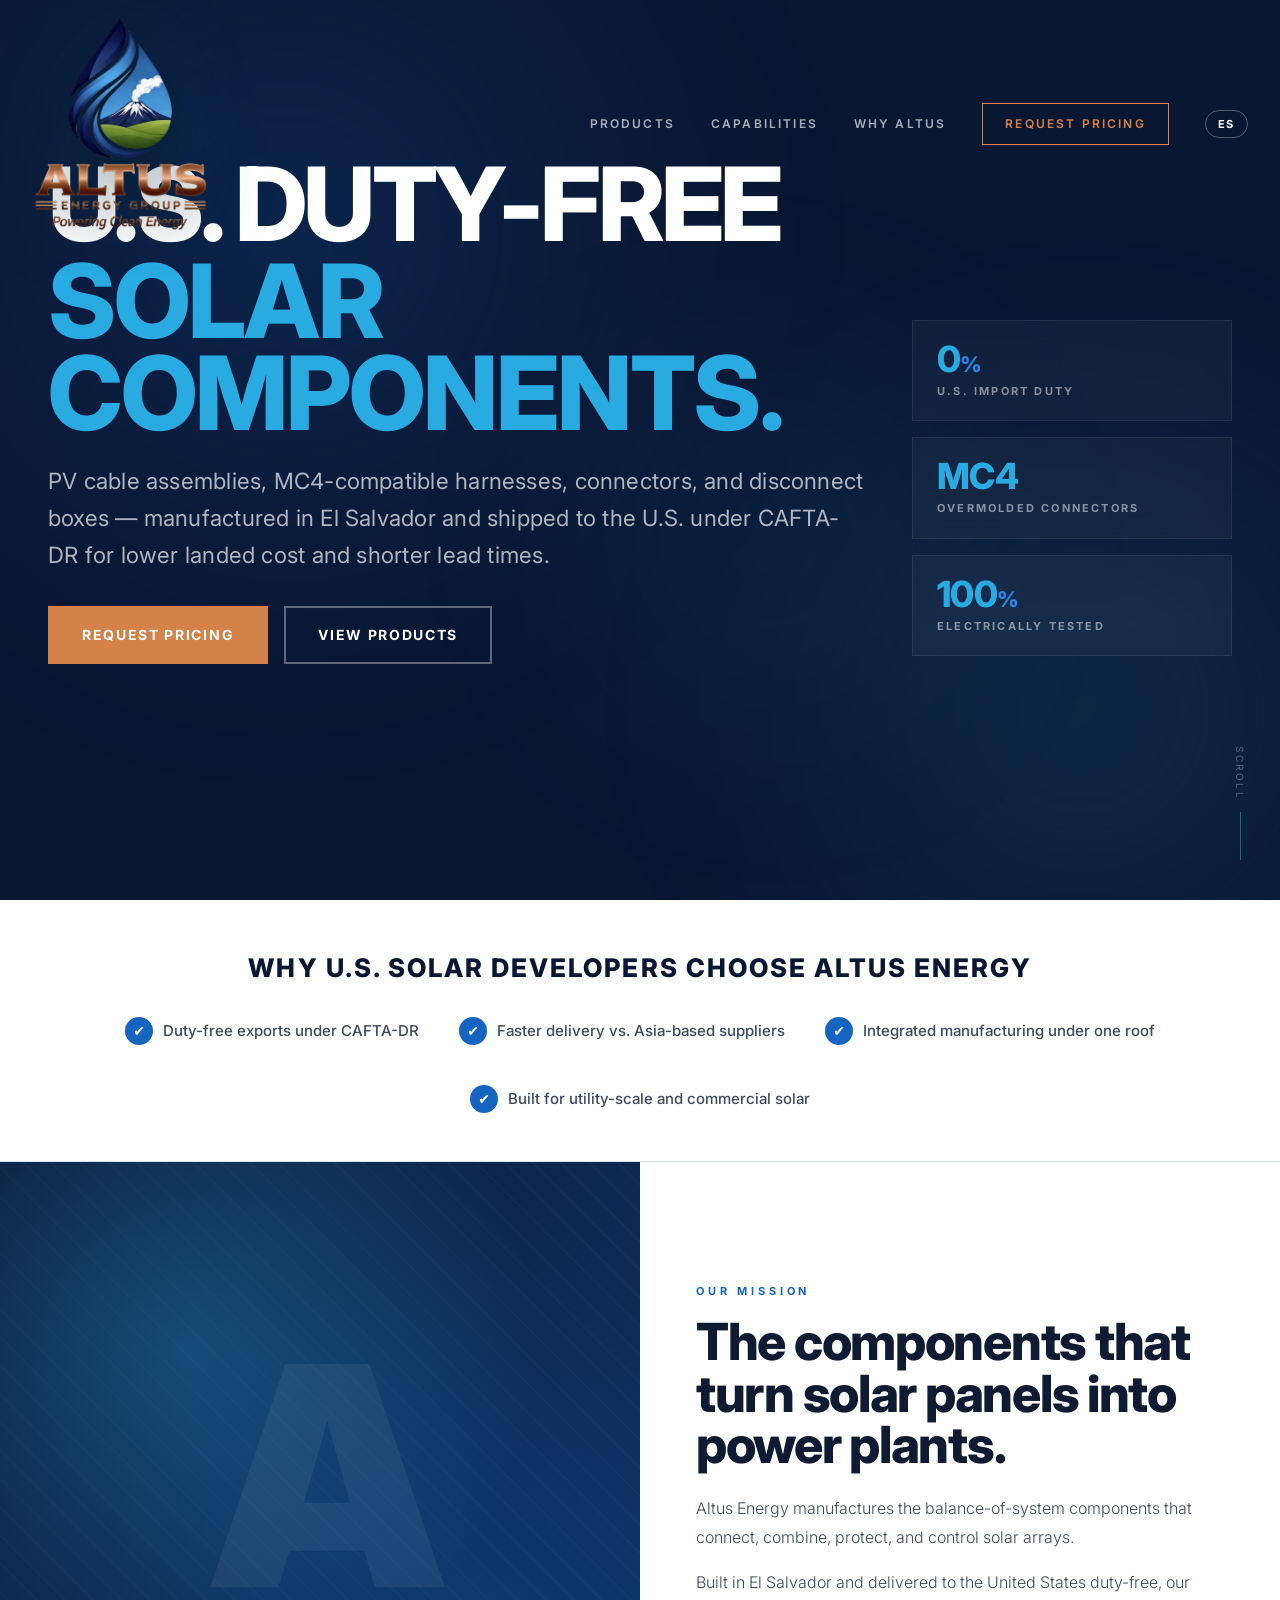
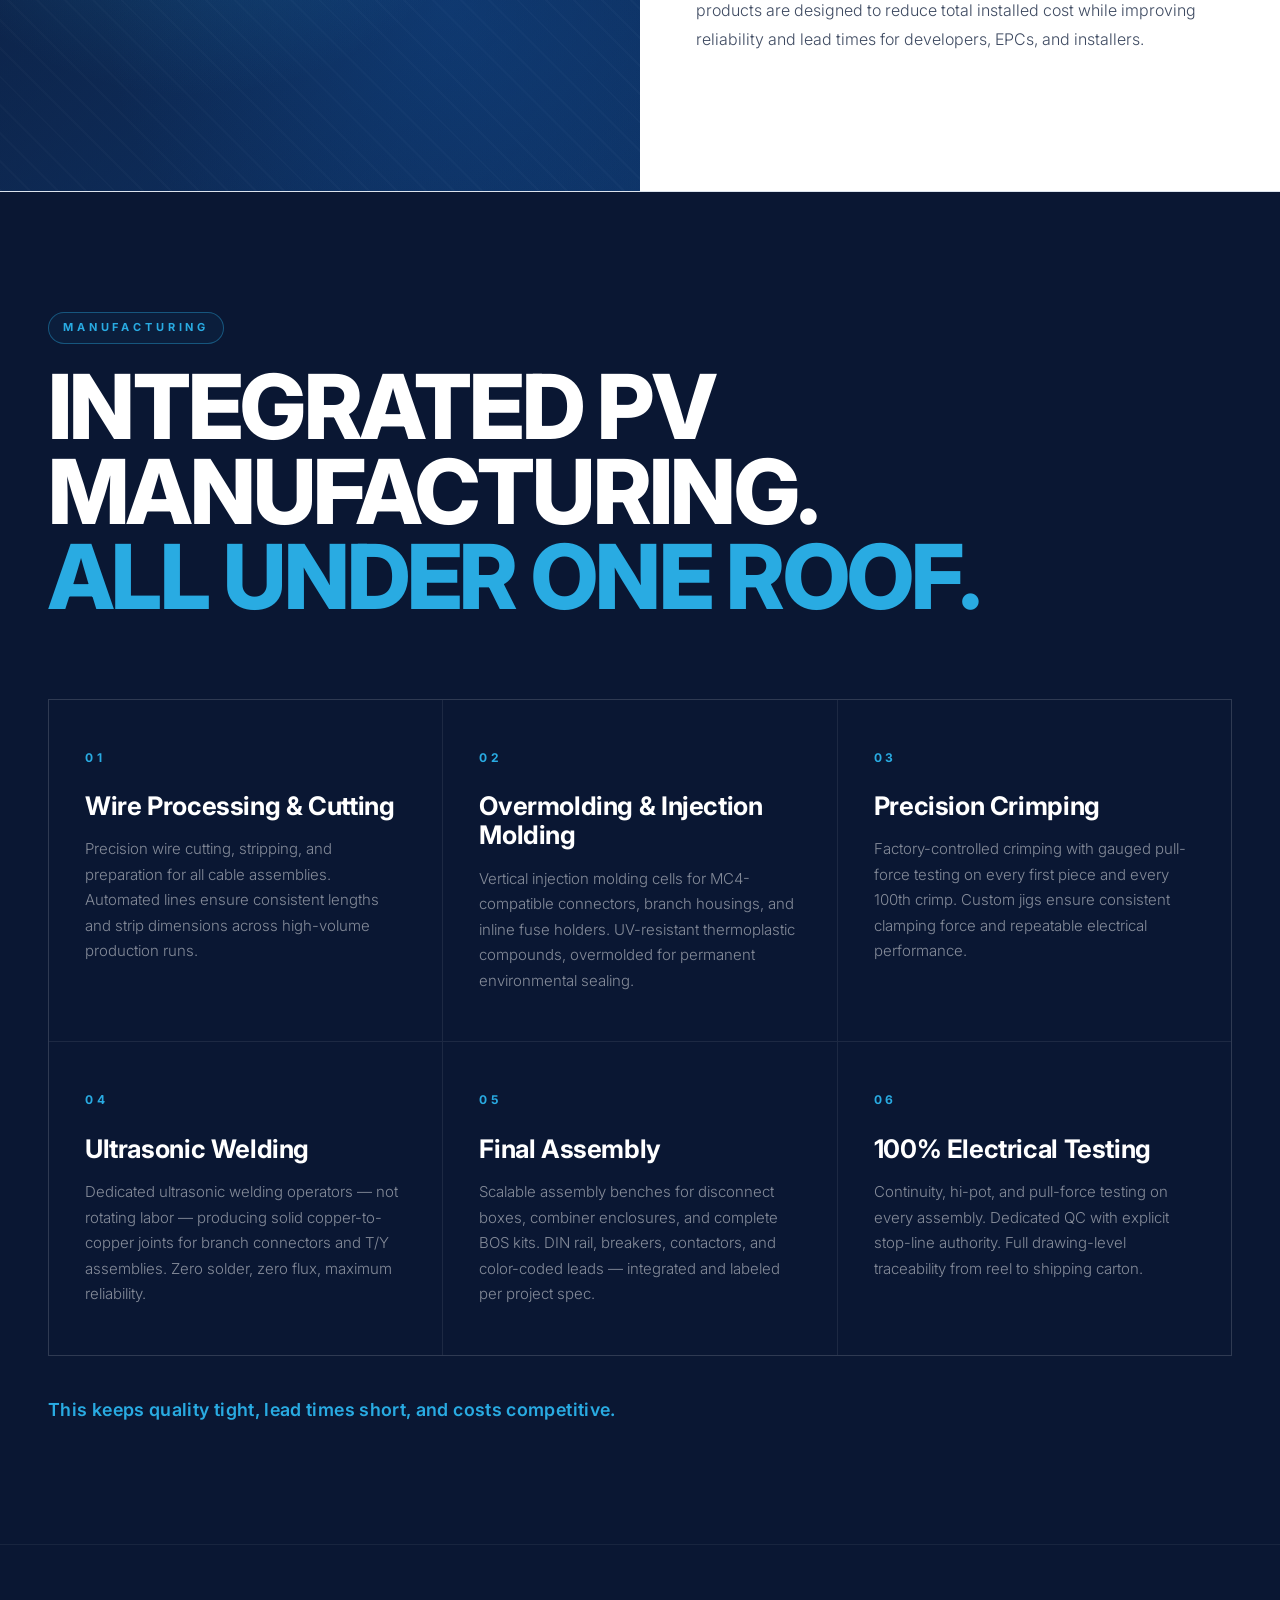
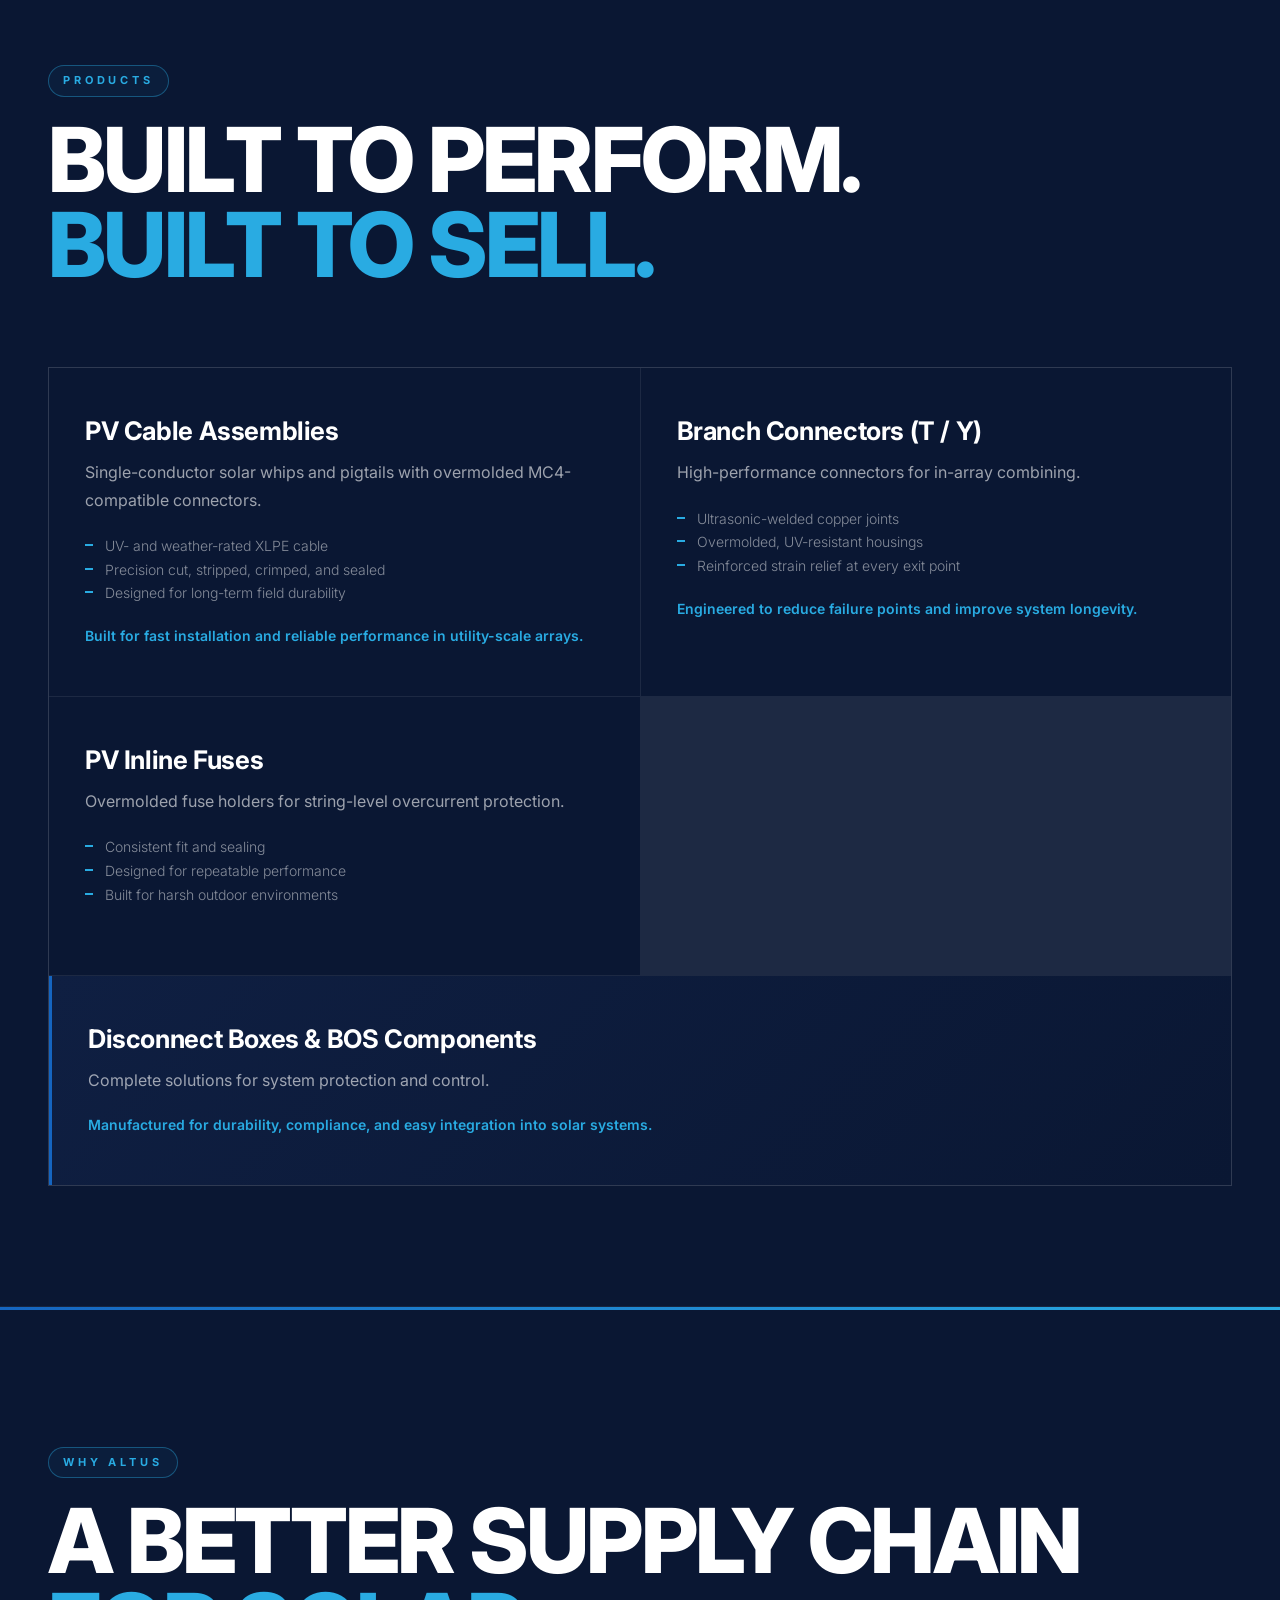
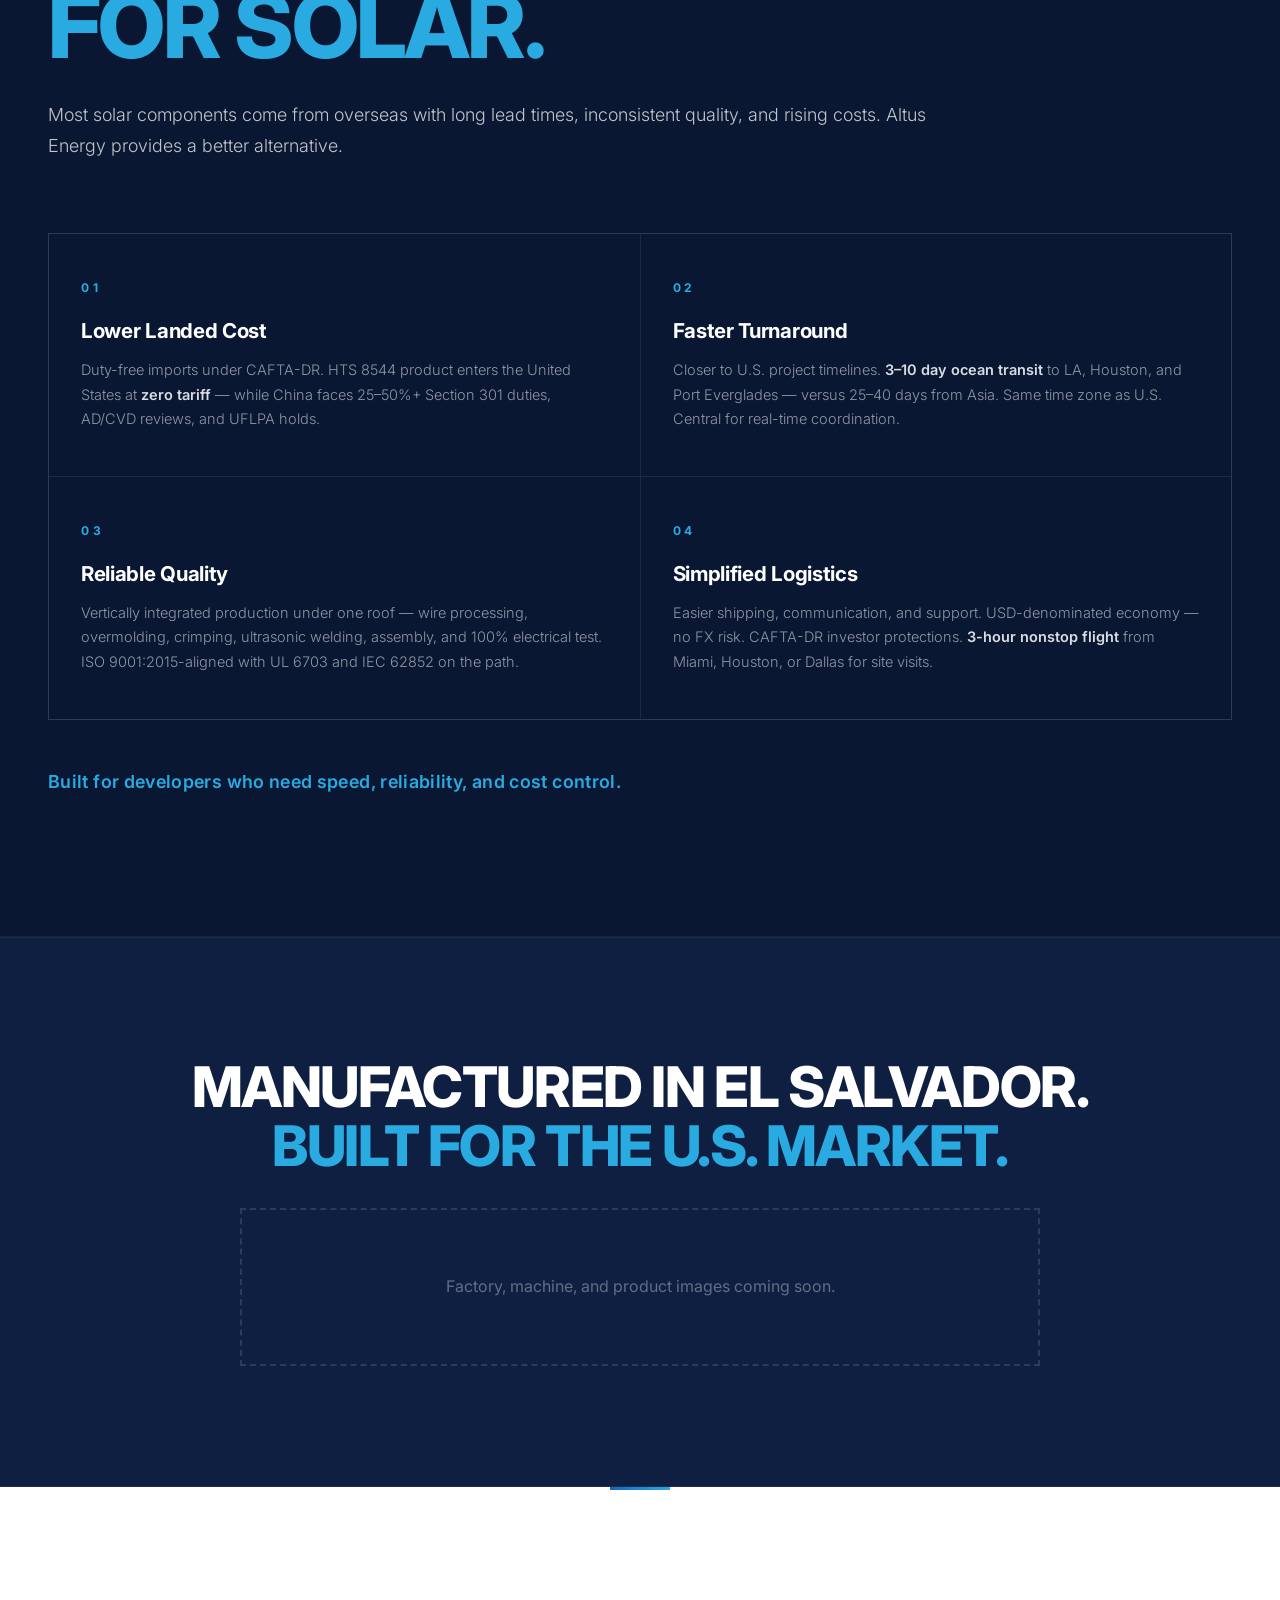
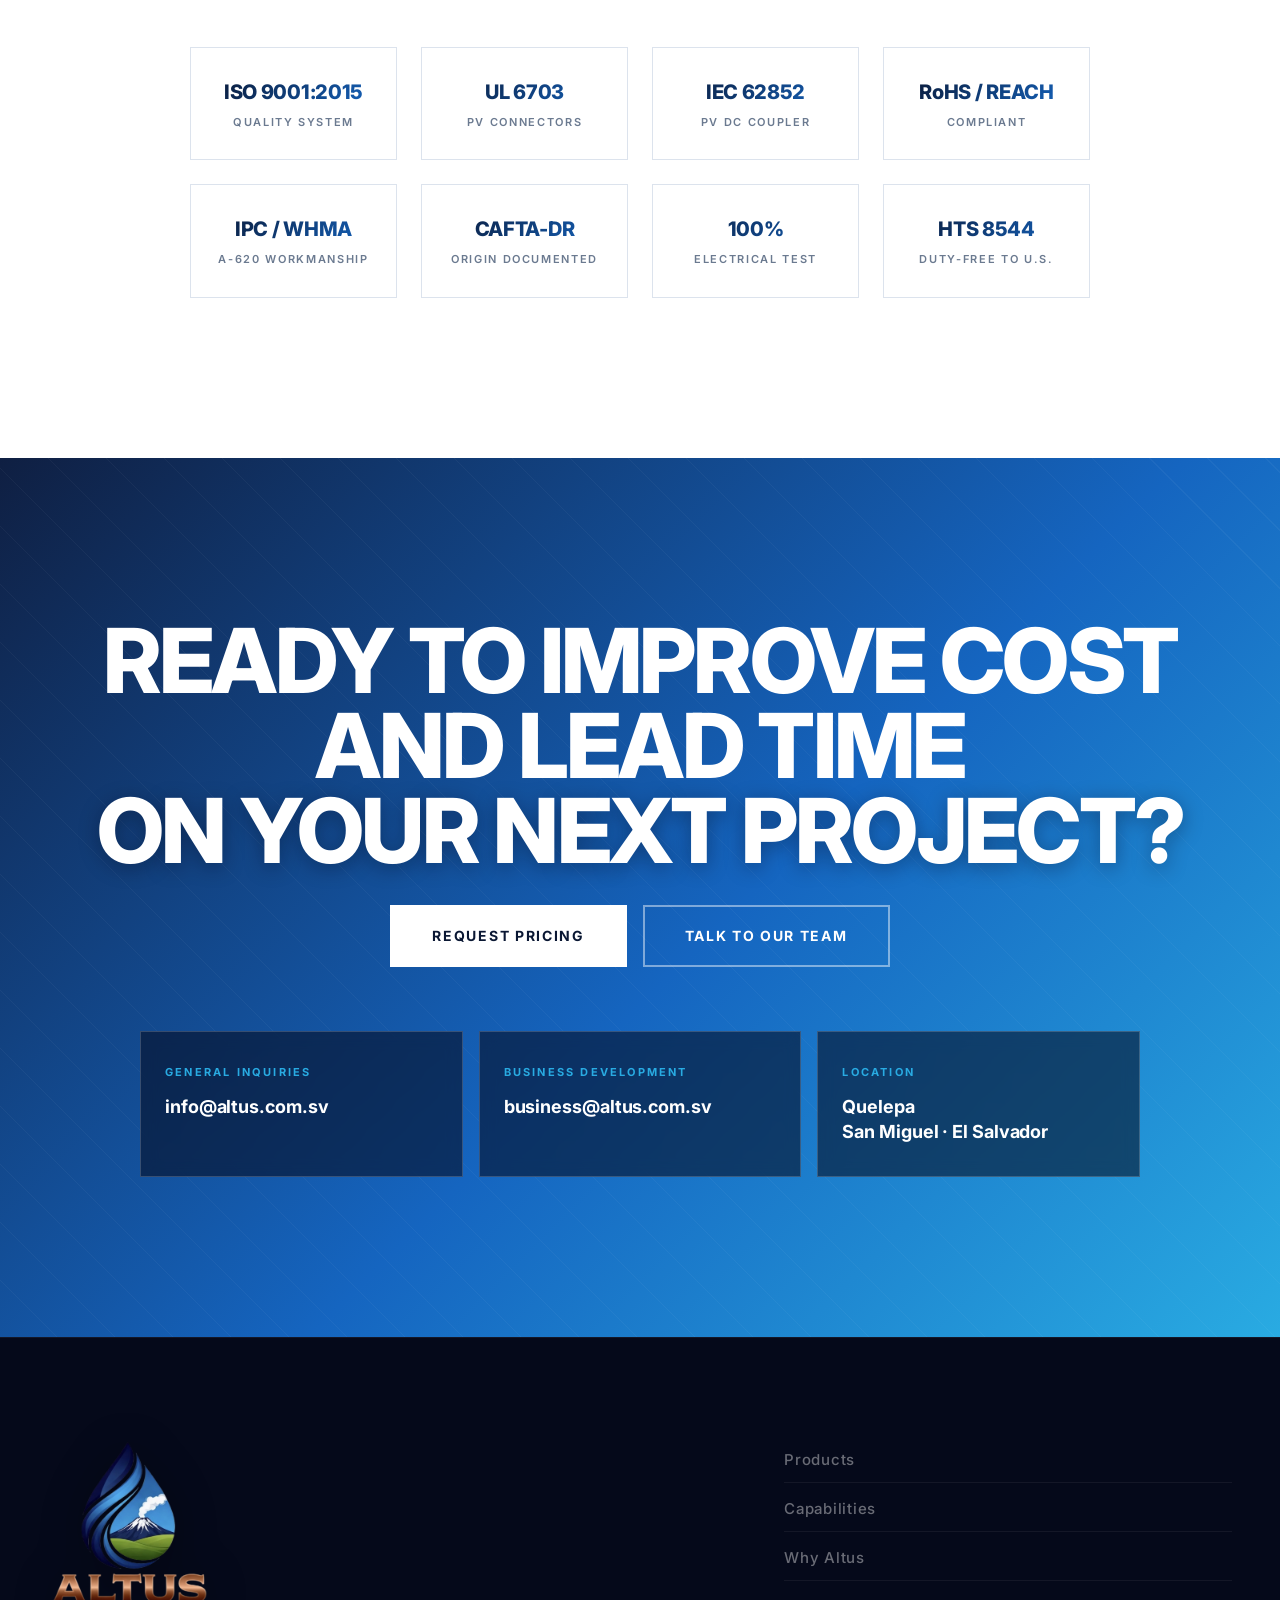
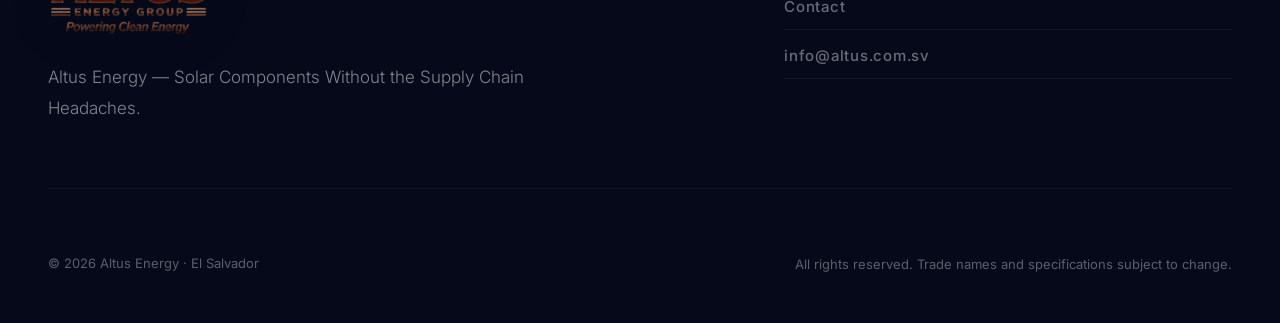
<file: index.html>
<!DOCTYPE html>
<html lang="en">
<head>
<meta charset="UTF-8">
<meta name="viewport" content="width=device-width, initial-scale=1.0, viewport-fit=cover">
<meta name="apple-mobile-web-app-capable" content="yes">
<meta name="theme-color" content="#0a1733">
<title>ALTUS ENERGY — U.S. Duty-Free Solar Components from El Salvador</title>
<meta name="description" content="PV cable assemblies, MC4-compatible harnesses, connectors, and disconnect boxes — manufactured in El Salvador and shipped to the U.S. under CAFTA-DR. 0% import duty.">
<meta name="keywords" content="Altus Energy, solar PV, cable assembly, MC4, branch connector, disconnect box, El Salvador, CAFTA-DR, duty-free, solar components">
<meta name="robots" content="index, follow">
<link rel="canonical" href="https://www.altus.com.sv/">

<meta property="og:title" content="ALTUS ENERGY — U.S. Duty-Free Solar Components from El Salvador">
<meta property="og:description" content="PV cable assemblies, MC4-compatible harnesses, connectors, and disconnect boxes. CAFTA-DR qualified. 0% U.S. import duty.">
<meta property="og:type" content="website">
<meta property="og:url" content="https://www.altus.com.sv/">
<meta property="og:site_name" content="Altus Energy">

<link rel="preconnect" href="https://fonts.googleapis.com">
<link rel="preconnect" href="https://fonts.gstatic.com" crossorigin>
<link href="https://fonts.googleapis.com/css2?family=Inter:wght@300;400;500;600;700;800;900&display=swap" rel="stylesheet">
<link rel="stylesheet" href="./assets/styles.css">
</head>
<body>

<!-- NAV -->
<nav class="nav">
  <a href="#" class="nav-brand"><img src="./assets/altus-logo-full-400.png" alt="Altus Energy" class="nav-logo-img"></a>
  <div class="nav-links">
    <a href="#products" data-i18n="nav_products">Products</a>
    <a href="#capabilities" data-i18n="nav_caps">Capabilities</a>
    <a href="#why" data-i18n="nav_why">Why Altus</a>
    <a href="#contact" class="nav-cta" data-i18n="nav_contact">Request Pricing</a>
    <button class="lang-toggle" id="langToggle" aria-label="Switch language">ES</button>
  </div>
</nav>

<!-- HERO -->
<section class="hero">
  <div class="hero-fluid">
    <div class="fluid-mid"></div>
  </div>
  <div class="particles">
    <div class="particle"></div>
    <div class="particle"></div>
    <div class="particle"></div>
    <div class="particle"></div>
    <div class="particle"></div>
    <div class="particle"></div>
    <div class="particle"></div>
    <div class="particle"></div>
    <div class="particle"></div>
    <div class="particle"></div>
    <div class="particle"></div>
    <div class="particle"></div>
  </div>

  <div class="hero-content">
    <div class="hero-left">
      <h1 class="hero-title">
        <span data-i18n="hero_t1">U.S. Duty-Free</span>
        <em data-i18n="hero_t2">Solar Components.</em>
      </h1>
      <p class="hero-sub" data-i18n="hero_sub">PV cable assemblies, MC4-compatible harnesses, connectors, and disconnect boxes — manufactured in El Salvador and shipped to the U.S. under CAFTA-DR for lower landed cost and shorter lead times.</p>
      <div class="hero-buttons">
        <a href="#contact" class="hero-btn hero-btn-primary" data-i18n="hero_cta1">Request Pricing</a>
        <a href="#products" class="hero-btn hero-btn-secondary" data-i18n="hero_cta2">View Products</a>
      </div>
    </div>

    <div class="hero-right">
      <div class="hero-stat">
        <div class="hero-stat-num">0<span class="hs-pct">%</span></div>
        <div class="hero-stat-label" data-i18n="hs1">U.S. Import Duty</div>
      </div>
      <div class="hero-stat">
        <div class="hero-stat-num">MC4</div>
        <div class="hero-stat-label" data-i18n="hs2">Overmolded Connectors</div>
      </div>
      <div class="hero-stat">
        <div class="hero-stat-num">100<span class="hs-pct">%</span></div>
        <div class="hero-stat-label" data-i18n="hs3">Electrically Tested</div>
      </div>
    </div>
  </div>

  <div class="hero-scroll">
    <span data-i18n="scroll">Scroll</span>
  </div>
</section>

<!-- TRUST BAR -->
<section class="trust-bar">
  <div class="trust-inner">
    <h2 class="trust-heading" data-i18n="trust_heading">Why U.S. Solar Developers Choose Altus Energy</h2>
    <div class="trust-points">
      <div class="trust-point">
        <div class="trust-icon">&#x2714;</div>
        <span data-i18n="trust1">Duty-free exports under CAFTA-DR</span>
      </div>
      <div class="trust-point">
        <div class="trust-icon">&#x2714;</div>
        <span data-i18n="trust2">Faster delivery vs. Asia-based suppliers</span>
      </div>
      <div class="trust-point">
        <div class="trust-icon">&#x2714;</div>
        <span data-i18n="trust3">Integrated manufacturing under one roof</span>
      </div>
      <div class="trust-point">
        <div class="trust-icon">&#x2714;</div>
        <span data-i18n="trust4">Built for utility-scale and commercial solar</span>
      </div>
    </div>
  </div>
</section>

<!-- MISSION -->
<section class="ed-section">
  <div class="ed-row">
    <div class="ed-media">
      <div class="ed-photo ed-photo-mission"></div>
    </div>
    <div class="ed-text">
      <div class="ed-eyebrow" data-i18n="m_eyebrow">Our Mission</div>
      <h2 class="ed-heading" data-i18n="m_title">The components that turn solar panels into power plants.</h2>
      <p class="ed-body" data-i18n="m_body1">Altus Energy manufactures the balance-of-system components that connect, combine, protect, and control solar arrays.</p>
      <p class="ed-body" data-i18n="m_body2">Built in El Salvador and delivered to the United States duty-free, our products are designed to reduce total installed cost while improving reliability and lead times for developers, EPCs, and installers.</p>
    </div>
  </div>
</section>

<!-- CAPABILITIES -->
<section id="capabilities" class="section-dark">
  <div class="section-header-dark">
    <div class="section-eyebrow-light" data-i18n="cap_eyebrow">Manufacturing</div>
    <h2 class="section-heading-huge" data-i18n="cap_title">Integrated PV Manufacturing.<br><em>All Under One Roof.</em></h2>
  </div>

  <div class="caps-grid">
    <div class="cap-card">
      <div class="cap-num">01</div>
      <h3 data-i18n="cap1_title">Wire Processing &amp; Cutting</h3>
      <p data-i18n="cap1_body">Precision wire cutting, stripping, and preparation for all cable assemblies. Automated lines ensure consistent lengths and strip dimensions across high-volume production runs.</p>
    </div>
    <div class="cap-card">
      <div class="cap-num">02</div>
      <h3 data-i18n="cap2_title">Overmolding &amp; Injection Molding</h3>
      <p data-i18n="cap2_body">Vertical injection molding cells for MC4-compatible connectors, branch housings, and inline fuse holders. UV-resistant thermoplastic compounds, overmolded for permanent environmental sealing.</p>
    </div>
    <div class="cap-card">
      <div class="cap-num">03</div>
      <h3 data-i18n="cap3_title">Precision Crimping</h3>
      <p data-i18n="cap3_body">Factory-controlled crimping with gauged pull-force testing on every first piece and every 100th crimp. Custom jigs ensure consistent clamping force and repeatable electrical performance.</p>
    </div>
    <div class="cap-card">
      <div class="cap-num">04</div>
      <h3 data-i18n="cap4_title">Ultrasonic Welding</h3>
      <p data-i18n="cap4_body">Dedicated ultrasonic welding operators — not rotating labor — producing solid copper-to-copper joints for branch connectors and T/Y assemblies. Zero solder, zero flux, maximum reliability.</p>
    </div>
    <div class="cap-card">
      <div class="cap-num">05</div>
      <h3 data-i18n="cap5_title">Final Assembly</h3>
      <p data-i18n="cap5_body">Scalable assembly benches for disconnect boxes, combiner enclosures, and complete BOS kits. DIN rail, breakers, contactors, and color-coded leads — integrated and labeled per project spec.</p>
    </div>
    <div class="cap-card">
      <div class="cap-num">06</div>
      <h3 data-i18n="cap6_title">100% Electrical Testing</h3>
      <p data-i18n="cap6_body">Continuity, hi-pot, and pull-force testing on every assembly. Dedicated QC with explicit stop-line authority. Full drawing-level traceability from reel to shipping carton.</p>
    </div>
  </div>

  <p class="caps-footnote" data-i18n="cap_footnote">This keeps quality tight, lead times short, and costs competitive.</p>
</section>

<!-- PRODUCTS -->
<section id="products" class="section-dark products-section">
  <div class="section-header-dark">
    <div class="section-eyebrow-light" data-i18n="prod_eyebrow">Products</div>
    <h2 class="section-heading-huge" data-i18n="prod_title">Built to perform.<br><em>Built to sell.</em></h2>
  </div>

  <div class="products-grid">
    <div class="product-card">
      <div class="product-header">
        <h3 data-i18n="prod1_title">PV Cable Assemblies</h3>
      </div>
      <p class="product-desc" data-i18n="prod1_desc">Single-conductor solar whips and pigtails with overmolded MC4-compatible connectors.</p>
      <ul class="product-specs">
        <li data-i18n="prod1_s1">UV- and weather-rated XLPE cable</li>
        <li data-i18n="prod1_s2">Precision cut, stripped, crimped, and sealed</li>
        <li data-i18n="prod1_s3">Designed for long-term field durability</li>
      </ul>
      <p class="product-cta" data-i18n="prod1_cta">Built for fast installation and reliable performance in utility-scale arrays.</p>
    </div>

    <div class="product-card">
      <div class="product-header">
        <h3 data-i18n="prod2_title">Branch Connectors (T / Y)</h3>
      </div>
      <p class="product-desc" data-i18n="prod2_desc">High-performance connectors for in-array combining.</p>
      <ul class="product-specs">
        <li data-i18n="prod2_s1">Ultrasonic-welded copper joints</li>
        <li data-i18n="prod2_s2">Overmolded, UV-resistant housings</li>
        <li data-i18n="prod2_s3">Reinforced strain relief at every exit point</li>
      </ul>
      <p class="product-cta" data-i18n="prod2_cta">Engineered to reduce failure points and improve system longevity.</p>
    </div>

    <div class="product-card">
      <div class="product-header">
        <h3 data-i18n="prod3_title">PV Inline Fuses</h3>
      </div>
      <p class="product-desc" data-i18n="prod3_desc">Overmolded fuse holders for string-level overcurrent protection.</p>
      <ul class="product-specs">
        <li data-i18n="prod3_s1">Consistent fit and sealing</li>
        <li data-i18n="prod3_s2">Designed for repeatable performance</li>
        <li data-i18n="prod3_s3">Built for harsh outdoor environments</li>
      </ul>
    </div>

    <div class="product-card product-card-wide">
      <div class="product-header">
        <h3 data-i18n="prod4_title">Disconnect Boxes &amp; BOS Components</h3>
      </div>
      <p class="product-desc" data-i18n="prod4_desc">Complete solutions for system protection and control.</p>
      <p class="product-cta" data-i18n="prod4_cta">Manufactured for durability, compliance, and easy integration into solar systems.</p>
    </div>
  </div>
</section>

<!-- WHY ALTUS -->
<section id="why" class="why-section">
  <div class="why-inner">
    <div class="section-eyebrow-light" data-i18n="why_eyebrow">Why Altus</div>
    <h2 class="section-heading-huge" data-i18n="why_title">A better supply chain<br><em>for solar.</em></h2>

    <p class="why-lede" data-i18n="why_lede">Most solar components come from overseas with long lead times, inconsistent quality, and rising costs. Altus Energy provides a better alternative.</p>

    <div class="why-grid why-grid-4">
      <div class="why-card">
        <div class="why-num">01</div>
        <h3 data-i18n="why1_title">Lower Landed Cost</h3>
        <p data-i18n="why1_body">Duty-free imports under CAFTA-DR. HTS 8544 product enters the United States at <strong>zero tariff</strong> — while China faces 25–50%+ Section 301 duties, AD/CVD reviews, and UFLPA holds.</p>
      </div>
      <div class="why-card">
        <div class="why-num">02</div>
        <h3 data-i18n="why2_title">Faster Turnaround</h3>
        <p data-i18n="why2_body">Closer to U.S. project timelines. <strong>3–10 day ocean transit</strong> to LA, Houston, and Port Everglades — versus 25–40 days from Asia. Same time zone as U.S. Central for real-time coordination.</p>
      </div>
      <div class="why-card">
        <div class="why-num">03</div>
        <h3 data-i18n="why3_title">Reliable Quality</h3>
        <p data-i18n="why3_body">Vertically integrated production under one roof — wire processing, overmolding, crimping, ultrasonic welding, assembly, and 100% electrical test. ISO 9001:2015-aligned with UL 6703 and IEC 62852 on the path.</p>
      </div>
      <div class="why-card">
        <div class="why-num">04</div>
        <h3 data-i18n="why4_title">Simplified Logistics</h3>
        <p data-i18n="why4_body">Easier shipping, communication, and support. USD-denominated economy — no FX risk. CAFTA-DR investor protections. <strong>3-hour nonstop flight</strong> from Miami, Houston, or Dallas for site visits.</p>
      </div>
    </div>

    <p class="why-closer" data-i18n="why_closer">Built for developers who need speed, reliability, and cost control.</p>
  </div>
</section>

<!-- FACTORY VISUAL -->
<section class="factory-section">
  <div class="factory-inner">
    <h2 class="factory-heading">
      <span data-i18n="fac_t1">Manufactured in El Salvador.</span>
      <em data-i18n="fac_t2">Built for the U.S. Market.</em>
    </h2>
    <div class="factory-placeholder" data-i18n="fac_placeholder">Factory, machine, and product images coming soon.</div>
  </div>
</section>

<!-- QUALITY BADGES (compact) -->
<section class="statement-section">
  <div class="statement-inner">
    <div class="quality-badges">
      <div class="qb"><span class="qb-title">ISO 9001:2015</span><span class="qb-sub" data-i18n="qb1">Quality System</span></div>
      <div class="qb"><span class="qb-title">UL 6703</span><span class="qb-sub" data-i18n="qb2">PV Connectors</span></div>
      <div class="qb"><span class="qb-title">IEC 62852</span><span class="qb-sub" data-i18n="qb3">PV DC Coupler</span></div>
      <div class="qb"><span class="qb-title">RoHS / REACH</span><span class="qb-sub" data-i18n="qb4">Compliant</span></div>
      <div class="qb"><span class="qb-title">IPC / WHMA</span><span class="qb-sub" data-i18n="qb7">A-620 Workmanship</span></div>
      <div class="qb"><span class="qb-title">CAFTA-DR</span><span class="qb-sub" data-i18n="qb9">Origin Documented</span></div>
      <div class="qb"><span class="qb-title">100%</span><span class="qb-sub" data-i18n="qb8">Electrical Test</span></div>
      <div class="qb"><span class="qb-title">HTS 8544</span><span class="qb-sub" data-i18n="qb10">Duty-Free to U.S.</span></div>
    </div>
  </div>
</section>

<!-- CTA -->
<section id="contact" class="cta-section">
  <div class="cta-inner">
    <h2 class="cta-heading">
      <span data-i18n="ct_t1">Ready to improve cost and lead time</span>
      <em data-i18n="ct_t2">on your next project?</em>
    </h2>

    <div class="cta-buttons">
      <a href="mailto:business@altus.com.sv" class="cta-btn cta-btn-primary" data-i18n="ct_cta1">Request Pricing</a>
      <a href="mailto:info@altus.com.sv" class="cta-btn cta-btn-secondary" data-i18n="ct_cta2">Talk to Our Team</a>
    </div>

    <div class="contact-grid">
      <a href="mailto:info@altus.com.sv" class="contact-card">
        <div class="cc-label" data-i18n="cc1_label">General Inquiries</div>
        <div class="cc-value">info@altus.com.sv</div>
      </a>
      <a href="mailto:business@altus.com.sv" class="contact-card">
        <div class="cc-label" data-i18n="cc2_label">Business Development</div>
        <div class="cc-value">business@altus.com.sv</div>
      </a>
      <div class="contact-card">
        <div class="cc-label" data-i18n="cc3_label">Location</div>
        <div class="cc-value">Quelepa<br>San Miguel &middot; El Salvador</div>
      </div>
    </div>
  </div>
</section>

<!-- FOOTER -->
<footer>
  <div class="footer-inner">
    <div class="footer-top">
      <div>
        <img src="./assets/altus-logo-full-400.png" alt="Altus Energy" class="footer-logo-img">
        <p class="footer-desc" data-i18n="ft_desc">Altus Energy — Solar Components Without the Supply Chain Headaches.</p>
      </div>
      <div class="footer-links">
        <a href="#products" data-i18n="ft_products">Products</a>
        <a href="#capabilities" data-i18n="ft_caps">Capabilities</a>
        <a href="#why" data-i18n="ft_why">Why Altus</a>
        <a href="#contact" data-i18n="ft_contact">Contact</a>
        <a href="mailto:info@altus.com.sv">info@altus.com.sv</a>
      </div>
    </div>
    <div class="footer-bottom">
      <span>© 2026 Altus Energy · El Salvador</span>
      <span class="footer-legal" data-i18n="ft_legal">All rights reserved. Trade names and specifications subject to change.</span>
    </div>
  </div>
</footer>

<script src="./assets/app.js"></script>
</body>
</html>
</file>
<file: assets/styles.css>
*,*::before,*::after{box-sizing:border-box;margin:0;padding:0}

:root{
  /* Altus logo palette */
  --navy:#0a1733;
  --navy-dark:#05091a;
  --navy-mid:#0f1f42;
  --royal:#1565c0;
  --royal-bright:#2a86e8;
  --sky:#29abe2;
  --steel:#6d8bb5;
  --copper:#b5622a;          /* logo wordmark accent (use sparingly) */
  --copper-bright:#d48248;
  --gold:var(--royal);
  --gold-bright:var(--sky);
  --gold-dim:#0d3a78;
  --white:#ffffff;
  --gray-50:#f5f7fb;
  --gray-100:#edf2f7;
  --gray-200:#dce3ed;
  --gray-400:#6b7a90;
  --gray-600:#3e4a61;
  --text:#0f1a33;
  --sans:'Inter',system-ui,-apple-system,sans-serif;
  --serif:'Inter',system-ui,-apple-system,sans-serif;
  --display:'Inter',system-ui,-apple-system,sans-serif;
  --ease:cubic-bezier(.16,1,.3,1);
}

html{scroll-behavior:smooth;-webkit-text-size-adjust:100%}
body{
  font-family:var(--sans);
  color:var(--text);
  background:var(--navy);
  line-height:1.6;
  -webkit-font-smoothing:antialiased;
  -moz-osx-font-smoothing:grayscale;
  overflow-x:hidden;
}
::selection{background:var(--royal);color:var(--white)}
img{max-width:100%;display:block}
a{color:inherit;text-decoration:none}
button{font-family:inherit;cursor:pointer;border:none;background:none}

/* =========== NAV =========== */
.nav{
  position:fixed;top:0;left:0;right:0;z-index:100;
  padding:14px 32px;
  display:flex;align-items:center;justify-content:space-between;
  transition:all .3s var(--ease);
  background:rgba(10,15,28,.0);
  backdrop-filter:blur(0);
  -webkit-backdrop-filter:blur(0);
}
.nav.scrolled{
  padding:8px 32px;
  background:rgba(10,15,28,.88);
  backdrop-filter:blur(12px);
  -webkit-backdrop-filter:blur(12px);
  border-bottom:1px solid rgba(255,255,255,.06);
}
.nav-brand{
  font-family:var(--display);
  font-size:18px;font-weight:800;
  color:var(--white);
  letter-spacing:.25em;
  text-transform:uppercase;
  display:flex;align-items:center;
}
.nav-logo-img{
  height:220px;width:auto;
  transition:all .3s var(--ease);
  filter:drop-shadow(0 4px 24px rgba(0,0,0,.4)) drop-shadow(0 0 40px rgba(41,171,226,.15));
}
.nav.scrolled .nav-logo-img{height:110px;filter:drop-shadow(0 2px 12px rgba(0,0,0,.3)) drop-shadow(0 0 20px rgba(41,171,226,.1))}
.nav-brand:hover .nav-logo-img{opacity:.85}
.nav-links{
  display:flex;gap:36px;align-items:center;
  flex-wrap:nowrap;
}
.nav-links a{
  font-size:12px;font-weight:600;
  color:var(--white);
  letter-spacing:.18em;text-transform:uppercase;
  opacity:.65;transition:opacity .3s;
}
.nav-links a:hover{opacity:1}
.nav-links .nav-cta{
  opacity:1;border:1px solid var(--copper-bright);
  color:var(--copper-bright);
  padding:10px 22px;
  transition:all .25s var(--ease);
}
.nav-links .nav-cta:hover{background:var(--copper-bright);color:var(--navy);border-color:var(--copper-bright)}
.lang-toggle{
  background:transparent;
  border:1px solid rgba(255,255,255,.3);
  color:var(--white);
  font-size:11px;font-weight:700;
  letter-spacing:.15em;
  padding:6px 12px;border-radius:20px;
  transition:all .2s;
}
.lang-toggle:hover{border-color:var(--white);background:var(--white);color:var(--navy)}

@media(max-width:900px){
  .nav-links a:not(.nav-cta){display:none}
  .nav-links{gap:10px;flex-shrink:0}
  .nav-links .nav-cta{padding:7px 14px;font-size:11px;letter-spacing:.1em}
  .lang-toggle{display:inline-flex;align-items:center;padding:5px 10px;font-size:10px;flex-shrink:0}
}
@media(max-width:700px){
  .nav{padding:6px 14px;gap:8px}
  .nav.scrolled{padding:6px 14px}
  .nav-logo-img{height:80px}
  .nav.scrolled .nav-logo-img{height:56px}
  .nav-brand{min-width:0;flex-shrink:1;overflow:hidden}
  .nav-links{gap:6px;flex-shrink:0}
  .nav-links .nav-cta{padding:5px 10px;font-size:10px;letter-spacing:.06em;white-space:nowrap}
  .lang-toggle{padding:4px 8px;font-size:10px;white-space:nowrap}
}
@media(max-width:480px){
  .nav{padding:4px 10px;gap:5px}
  .nav.scrolled{padding:4px 10px}
  .nav-logo-img{height:64px}
  .nav.scrolled .nav-logo-img{height:44px}
  .nav-links{gap:4px}
  .nav-links .nav-cta{padding:4px 8px;font-size:9px;letter-spacing:.04em}
  .lang-toggle{padding:3px 6px;font-size:9px;letter-spacing:.04em;border-radius:12px}
}
@media(max-width:360px){
  .nav{padding:3px 8px}
  .nav-logo-img{height:54px}
  .nav-links .nav-cta{padding:3px 6px;font-size:8.5px}
  .lang-toggle{padding:2px 5px;font-size:8.5px}
}

/* =========== HERO =========== */
.hero{
  position:relative;
  height:100vh;height:100dvh;
  min-height:600px;
  display:flex;align-items:center;
  overflow:hidden;
  background:var(--navy);
}

.hero-fluid{position:absolute;inset:0;z-index:0;overflow:hidden}
.hero-fluid::before,.hero-fluid::after{
  content:'';position:absolute;border-radius:50%;filter:blur(120px);
  animation:fluid 14s ease-in-out infinite alternate;
}
.hero-fluid::before{
  width:65vw;height:65vw;top:-20%;left:-10%;
  background:radial-gradient(circle,rgba(21,101,192,.28) 0%,rgba(21,101,192,.08) 40%,transparent 70%);
}
.hero-fluid::after{
  width:55vw;height:55vw;bottom:-18%;right:-12%;
  background:radial-gradient(circle,rgba(41,171,226,.22) 0%,rgba(41,171,226,.05) 40%,transparent 70%);
  animation-delay:-5s;animation-name:fluid2;
}
.fluid-mid{
  position:absolute;width:45vw;height:45vw;
  top:28%;left:38%;
  border-radius:50%;filter:blur(100px);
  background:radial-gradient(circle,rgba(41,171,226,.10) 0%,transparent 60%);
  animation:fluid3 18s ease-in-out infinite alternate;
}
@keyframes fluid{
  0%{transform:translate(0,0) scale(1)}
  50%{transform:translate(10vw,8vh) scale(1.15)}
  100%{transform:translate(-5vw,10vh) scale(.9)}
}
@keyframes fluid2{
  0%{transform:translate(0,0) scale(1)}
  50%{transform:translate(-10vw,-6vh) scale(1.1)}
  100%{transform:translate(8vw,-8vh) scale(.85)}
}
@keyframes fluid3{
  0%{transform:translate(0,0) scale(1)}
  33%{transform:translate(-8vw,5vh) scale(1.25)}
  66%{transform:translate(6vw,-8vh) scale(.8)}
  100%{transform:translate(-3vw,3vh) scale(1.08)}
}

/* particles */
.particles{position:absolute;inset:0;z-index:1;overflow:hidden;pointer-events:none}
.particle{position:absolute;border-radius:50%;opacity:0;animation:drift linear infinite}
.particle:nth-child(1){width:6px;height:6px;background:rgba(41,171,226,.55);left:10%;top:80%;animation-duration:14s}
.particle:nth-child(2){width:4px;height:4px;background:rgba(41,171,226,.35);left:25%;top:90%;animation-duration:18s;animation-delay:-3s}
.particle:nth-child(3){width:8px;height:8px;background:rgba(21,101,192,.45);left:40%;top:85%;animation-duration:12s;animation-delay:-6s}
.particle:nth-child(4){width:3px;height:3px;background:rgba(255,255,255,.18);left:55%;top:95%;animation-duration:20s;animation-delay:-2s}
.particle:nth-child(5){width:5px;height:5px;background:rgba(41,171,226,.3);left:70%;top:88%;animation-duration:16s;animation-delay:-8s}
.particle:nth-child(6){width:10px;height:10px;background:rgba(21,101,192,.22);left:85%;top:82%;animation-duration:22s;animation-delay:-5s}
.particle:nth-child(7){width:4px;height:4px;background:rgba(255,255,255,.12);left:15%;top:92%;animation-duration:15s;animation-delay:-10s}
.particle:nth-child(8){width:7px;height:7px;background:rgba(41,171,226,.25);left:60%;top:78%;animation-duration:19s;animation-delay:-7s}
.particle:nth-child(9){width:3px;height:3px;background:rgba(21,101,192,.5);left:35%;top:96%;animation-duration:13s;animation-delay:-1s}
.particle:nth-child(10){width:5px;height:5px;background:rgba(255,255,255,.1);left:80%;top:90%;animation-duration:17s;animation-delay:-4s}
.particle:nth-child(11){width:6px;height:6px;background:rgba(41,171,226,.3);left:48%;top:84%;animation-duration:21s;animation-delay:-9s}
.particle:nth-child(12){width:4px;height:4px;background:rgba(41,171,226,.35);left:5%;top:88%;animation-duration:16s;animation-delay:-11s}
@keyframes drift{
  0%{transform:translateY(0) translateX(0) scale(1);opacity:0}
  10%{opacity:1}
  50%{transform:translateY(-45vh) translateX(20px) scale(1.2);opacity:.7}
  90%{opacity:.3}
  100%{transform:translateY(-100vh) translateX(-10px) scale(.8);opacity:0}
}

.hero-content{
  position:relative;z-index:2;
  width:100%;padding:0 48px;
  display:flex;align-items:flex-end;justify-content:space-between;gap:48px;
  padding-bottom:80px;
}
.hero-left{flex:1;min-width:0}
.hero-right{flex:0 0 320px;display:flex;flex-direction:column;gap:16px;padding-bottom:8px}

.hero-logo{
  width:clamp(260px,32vw,440px);
  height:auto;
  margin-bottom:32px;
  filter:drop-shadow(0 8px 40px rgba(0,0,0,.5)) drop-shadow(0 0 60px rgba(41,171,226,.22));
  animation:heroLogoIn 1.2s var(--ease) both;
}
@keyframes heroLogoIn{
  from{opacity:0;transform:translateY(30px) scale(.95)}
  to{opacity:1;transform:translateY(0) scale(1)}
}
.hero-eyebrow{
  font-size:11px;font-weight:700;
  letter-spacing:.35em;text-transform:uppercase;
  color:var(--sky);
  margin-bottom:24px;
  display:inline-block;
  padding:6px 14px;
  border:1px solid rgba(41,171,226,.4);
  border-radius:20px;
  background:rgba(41,171,226,.05);
}

.hero-title{
  font-family:var(--display);
  font-size:clamp(2.75rem,8vw,6.5rem);
  font-weight:800;line-height:.95;
  letter-spacing:-.035em;
  color:var(--white);
  text-transform:uppercase;
  margin-bottom:24px;
}
.hero-title em{
  display:block;
  color:var(--sky);
  font-style:normal;
  text-transform:uppercase;
  font-size:1em;
  font-weight:800;
  letter-spacing:-.02em;
  line-height:.9;
  margin-top:.02em;
}

.hero-sub{
  font-size:clamp(1.1rem,1.8vw,1.4rem);
  color:rgba(255,255,255,.68);
  max-width:560px;
  font-weight:400;
  line-height:1.65;
  letter-spacing:.01em;
}

.hero-stat{
  background:rgba(255,255,255,.04);
  backdrop-filter:blur(12px);
  -webkit-backdrop-filter:blur(12px);
  border:1px solid rgba(255,255,255,.08);
  padding:20px 24px;
  transition:border-color .3s;
}
.hero-stat:hover{border-color:rgba(41,171,226,.45)}
.hero-stat-num{
  font-family:var(--display);
  font-size:36px;font-weight:800;
  color:var(--sky);
  line-height:1;
  letter-spacing:-.02em;
  margin-bottom:6px;
}
.hs-pct{font-size:.6em;color:var(--royal-bright)}
.hero-stat-label{
  font-size:11px;font-weight:700;
  letter-spacing:.2em;text-transform:uppercase;
  color:rgba(255,255,255,.5);
}

.hero-scroll{
  position:absolute;right:32px;bottom:40px;z-index:2;
  writing-mode:vertical-rl;
  font-size:10px;letter-spacing:.25em;text-transform:uppercase;
  color:rgba(255,255,255,.3);
  display:flex;align-items:center;gap:12px;
}
.hero-scroll::after{
  content:'';display:block;
  width:1px;height:48px;
  background:rgba(41,171,226,.5);
  animation:scrollLine 2s ease-in-out infinite;
}
@keyframes scrollLine{
  0%,100%{transform:scaleY(1);opacity:.3}
  50%{transform:scaleY(.4);opacity:.9}
}

@media(max-width:900px){
  .hero{min-height:auto;height:auto;padding:120px 0 60px;width:100%}
  .hero-content{flex-direction:column;align-items:stretch;padding:0 20px;gap:24px;padding-bottom:0;width:100%;box-sizing:border-box}
  .hero-left{width:100%;min-width:0;max-width:100%}
  .hero-right{flex:0 0 auto;flex-direction:row;width:100%;gap:8px;padding-bottom:0;box-sizing:border-box}
  .hero-right .hero-stat{flex:1 1 0;padding:12px 10px;min-width:0;box-sizing:border-box}
  .hero-stat-num{font-size:22px;white-space:nowrap}
  .hero-stat-label{font-size:8px;letter-spacing:.12em;white-space:normal;line-height:1.2}
  .hero-scroll{display:none}
  .hero-sub{font-size:1rem;line-height:1.55;max-width:100%}
  .hero-eyebrow{font-size:9.5px;padding:5px 11px;margin-bottom:18px;letter-spacing:.18em;white-space:normal;max-width:100%;line-height:1.3;overflow:hidden;word-break:break-word}
  .hero-title{font-size:clamp(2rem,7.5vw,3.5rem)!important;line-height:.95;word-break:break-word;overflow-wrap:break-word;hyphens:auto;max-width:100%}
  .hero-title em{font-size:.9em;letter-spacing:-.03em}
}
@media(max-width:600px){
  .hero-title{font-size:clamp(1.85rem,7vw,2.75rem)!important}
  .hero-title em{font-size:.88em}
  .hero-eyebrow{font-size:9px;letter-spacing:.16em}
  .hero-right{flex-wrap:wrap;gap:6px}
  .hero-right .hero-stat{flex:1 1 calc(50% - 3px);min-width:0;padding:10px 8px}
  .hero-stat-num{font-size:19px}
  .hero-stat-label{font-size:8px;letter-spacing:.1em;word-break:normal}
}
@media(max-width:480px){
  .hero{padding:100px 0 40px}
  .hero-eyebrow{font-size:8.5px;padding:4px 9px;letter-spacing:.14em}
  .hero-title{font-size:clamp(1.65rem,6.2vw,2.25rem)!important;letter-spacing:-.025em}
  .hero-title em{font-size:.9em;letter-spacing:-.02em}
  .hero-right{flex-wrap:wrap;gap:6px}
  .hero-right .hero-stat{flex:1 1 calc(33.333% - 4px);min-width:0;padding:10px 6px}
  .hero-stat-num{font-size:17px}
  .hero-stat-label{font-size:7.5px;letter-spacing:.08em}
}
@media(max-width:380px){
  .hero-title{font-size:1.55rem!important}
  .hero-title em{font-size:.9em}
  .hero-right .hero-stat{flex:1 1 calc(50% - 3px)}
}

/* =========== MARQUEE =========== */
.marquee{
  background:linear-gradient(90deg,var(--royal) 0%,var(--sky) 100%);
  overflow:hidden;
  padding:14px 0;
  white-space:nowrap;
  border-top:1px solid rgba(255,255,255,.08);
  border-bottom:1px solid rgba(0,0,0,.12);
}
.marquee-alt{background:var(--navy-mid);border-color:rgba(255,255,255,.05)}
.marquee-alt .marquee-text{color:rgba(255,255,255,.4)}
.marquee-track{
  display:flex;gap:0;
  animation:marquee 30s linear infinite;
  width:max-content;
}
.marquee-text{
  font-family:var(--display);
  font-size:14px;font-weight:700;
  color:var(--white);
  text-transform:uppercase;
  letter-spacing:.28em;
  padding:0 24px;
}
@media(max-width:600px){
  .marquee{padding:10px 0}
  .marquee-text{font-size:12px;letter-spacing:.2em;padding:0 16px}
}
@keyframes marquee{
  0%{transform:translateX(0)}
  100%{transform:translateX(-50%)}
}

/* =========== EDITORIAL =========== */
.ed-section{background:var(--white)}
.ed-row{
  display:grid;grid-template-columns:1fr 1fr;
  min-height:70vh;
  border-bottom:1px solid var(--gray-200);
}
.ed-media{position:relative;overflow:hidden;background:var(--navy-mid)}
.ed-photo{
  width:100%;height:100%;
  background-size:cover;background-position:center;
}
.ed-photo-mission{
  background:
    linear-gradient(135deg,rgba(10,15,28,.5) 0%,rgba(21,101,192,.35) 100%),
    repeating-linear-gradient(45deg,rgba(255,255,255,.03) 0 2px,transparent 2px 20px),
    linear-gradient(135deg,#0f2a5c 0%,#0a1733 100%);
  position:relative;
}
.ed-photo-mission::before{
  content:'';position:absolute;inset:0;
  background:
    radial-gradient(circle at 30% 30%,rgba(41,171,226,.3) 0%,transparent 55%),
    radial-gradient(circle at 70% 70%,rgba(21,101,192,.22) 0%,transparent 55%);
}
.ed-photo-mission::after{
  content:'A';position:absolute;
  top:50%;left:50%;transform:translate(-50%,-50%);
  font-family:var(--display);font-size:clamp(12rem,24vw,24rem);
  font-weight:900;
  color:rgba(255,255,255,.06);
  line-height:1;
  letter-spacing:-.05em;
}
.ed-text{
  display:flex;flex-direction:column;justify-content:center;
  padding:64px 56px;
}
.ed-eyebrow{
  font-size:11px;font-weight:700;
  letter-spacing:.35em;text-transform:uppercase;
  color:var(--royal);
  margin-bottom:16px;
}
.ed-heading{
  font-family:var(--display);
  font-size:clamp(2rem,4vw,3.5rem);
  font-weight:800;line-height:1;
  letter-spacing:-.025em;
  margin-bottom:24px;
  color:var(--text);
  text-transform:none;
}
.ed-body{
  font-size:16px;color:var(--gray-600);
  line-height:1.8;font-weight:300;
  margin-bottom:16px;
  max-width:520px;
}
.ed-body strong{color:var(--text);font-weight:600}

@media(max-width:900px){
  .ed-row{grid-template-columns:1fr}
  .ed-media{min-height:40vh;min-height:320px}
  .ed-text{padding:48px 20px}
}
@media(max-width:480px){
  .ed-media{min-height:260px}
  .ed-text{padding:40px 20px}
  .ed-heading{font-size:clamp(1.85rem,8vw,2.5rem)}
  .ed-body{font-size:15px;line-height:1.7}
}

/* =========== SECTION DARK =========== */
.section-dark{
  background:var(--navy);
  color:var(--white);
  padding:120px 48px;
  position:relative;
}
.section-header-dark{
  max-width:1400px;margin:0 auto 80px;
  text-align:left;
}
.section-eyebrow-light{
  display:inline-block;
  font-size:11px;font-weight:700;
  letter-spacing:.35em;text-transform:uppercase;
  color:var(--sky);
  margin-bottom:20px;
  padding:6px 14px;
  border:1px solid rgba(41,171,226,.4);
  border-radius:20px;
  background:rgba(41,171,226,.05);
}
.section-eyebrow{
  display:inline-block;
  font-size:11px;font-weight:700;
  letter-spacing:.35em;text-transform:uppercase;
  color:var(--royal);
  margin-bottom:20px;
  padding:6px 14px;
  border:1px solid rgba(21,101,192,.35);
  border-radius:20px;
  background:rgba(21,101,192,.04);
}
.section-heading-huge{
  font-family:var(--display);
  font-size:clamp(2.75rem,7vw,6rem);
  font-weight:800;line-height:.95;
  letter-spacing:-.03em;
  color:var(--white);
  text-transform:uppercase;
}
.section-heading-huge em{
  color:var(--sky);
  font-style:normal;
  display:inline-block;
  font-weight:800;
}

/* =========== CAPABILITIES GRID =========== */
.caps-grid{
  max-width:1400px;margin:0 auto;
  display:grid;
  grid-template-columns:repeat(3,1fr);
  gap:1px;background:rgba(255,255,255,.08);
  border:1px solid rgba(255,255,255,.08);
}
.cap-card{
  background:var(--navy);
  padding:48px 36px;
  transition:background .3s;
  position:relative;
  min-height:260px;
}
.cap-card:hover{background:var(--navy-mid)}
.cap-card-wide{grid-column:span 3;background:linear-gradient(135deg,var(--navy-mid) 0%,var(--navy) 100%);border-left:3px solid var(--royal)}
.cap-num{
  font-family:var(--display);
  font-size:12px;font-weight:700;
  color:var(--sky);
  letter-spacing:.3em;
  margin-bottom:24px;
}
.cap-card h3{
  font-family:var(--display);
  font-size:clamp(1.4rem,2vw,1.8rem);
  font-weight:700;line-height:1.15;
  color:var(--white);
  margin-bottom:16px;
  letter-spacing:-.015em;
}
.cap-card p{
  font-size:15px;color:rgba(255,255,255,.5);
  line-height:1.7;font-weight:300;
}

@media(max-width:900px){
  .caps-grid{grid-template-columns:repeat(2,1fr)}
  .cap-card-wide{grid-column:span 2}
  .section-dark{padding:72px 20px}
  .section-header-dark{margin:0 auto 48px}
}
@media(max-width:600px){
  .caps-grid{grid-template-columns:1fr}
  .cap-card-wide{grid-column:span 1}
  .cap-card{padding:32px 22px;min-height:auto}
  .cap-card h3{font-size:1.4rem}
  .cap-card p{font-size:14px}
  .section-dark{padding:64px 20px}
  .section-heading-huge{font-size:clamp(2.25rem,10vw,3.5rem);line-height:.95}
}
@media(max-width:480px){
  .section-heading-huge{font-size:clamp(2rem,9vw,3rem)}
}

/* =========== STATEMENT / QUALITY =========== */
.statement-section{
  background:var(--white);
  color:var(--text);
  padding:160px 48px;
  text-align:center;
  position:relative;
}
.statement-section::before{
  content:'';position:absolute;top:0;left:50%;transform:translateX(-50%);
  width:60px;height:3px;
  background:linear-gradient(90deg,var(--royal),var(--sky));
}
.statement-inner{max-width:1200px;margin:0 auto}
.statement-heading{
  font-family:var(--display);
  font-size:clamp(2.25rem,6vw,5rem);
  font-weight:800;line-height:1.02;
  letter-spacing:-.03em;
  margin:60px auto 48px;
  max-width:1100px;
  text-transform:uppercase;
}
.statement-heading em{
  color:var(--royal);
  font-style:normal;
  font-weight:800;
  display:inline-block;
  margin:0 .1em;
}
.statement-body{
  max-width:760px;margin:0 auto 64px;
}
.statement-body p{
  font-size:20px;color:var(--gray-600);
  line-height:1.8;font-weight:300;
}

.quality-badges{
  display:grid;grid-template-columns:repeat(4,1fr);gap:24px;
  max-width:900px;margin:0 auto;
}
.qb{
  border:1px solid var(--gray-200);
  padding:28px 20px;
  text-align:center;
  transition:all .3s var(--ease);
}
.qb:hover{border-color:var(--royal);transform:translateY(-4px);box-shadow:0 10px 30px rgba(21,101,192,.08)}
.qb-title{background:linear-gradient(135deg,var(--navy) 0%,var(--royal) 100%);-webkit-background-clip:text;background-clip:text;-webkit-text-fill-color:transparent}
.qb-title{
  display:block;
  font-family:var(--display);
  font-size:20px;font-weight:800;
  color:var(--text);
  margin-bottom:6px;
  letter-spacing:-.015em;
}
.qb-sub{
  display:block;
  font-size:11px;font-weight:600;
  letter-spacing:.15em;text-transform:uppercase;
  color:var(--gray-400);
}

@media(max-width:700px){
  .statement-section{padding:80px 20px}
  .quality-badges{grid-template-columns:repeat(2,1fr);gap:16px}
  .qb{padding:22px 16px}
  .qb-title{font-size:19px}
  .qb-sub{font-size:10px;letter-spacing:.1em}
  .statement-body p{font-size:17px;line-height:1.7}
  .statement-heading{font-size:clamp(2.25rem,10vw,3.5rem);line-height:.95}
}
@media(max-width:480px){
  .statement-section{padding:72px 20px}
  .statement-heading{font-size:clamp(2rem,9vw,3rem)}
  .statement-body p{font-size:16px}
}

/* =========== MARKETS =========== */
.markets-grid{
  max-width:1400px;margin:0 auto;
  display:grid;grid-template-columns:repeat(3,1fr);gap:1px;
  background:rgba(255,255,255,.08);
  border:1px solid rgba(255,255,255,.08);
}
.market-card{
  background:var(--navy);
  padding:48px 36px;
  transition:all .3s;
  position:relative;
  min-height:240px;
}
.market-card:hover{background:var(--navy-mid)}
.market-card::before{
  content:'';position:absolute;
  top:0;left:0;height:3px;
  width:0;
  background:linear-gradient(90deg,var(--royal),var(--sky));
  transition:width .4s var(--ease);
}
.market-card:hover::before{width:100%}
.market-num{
  font-family:var(--display);
  font-size:12px;font-weight:700;
  color:var(--sky);letter-spacing:.3em;
  margin-bottom:24px;
}
.market-card h3{
  font-family:var(--display);
  font-size:clamp(1.3rem,1.9vw,1.65rem);
  font-weight:700;
  color:var(--white);
  margin-bottom:14px;
  letter-spacing:-.015em;
}
.market-card p{
  font-size:14.5px;color:rgba(255,255,255,.5);
  line-height:1.7;font-weight:300;
}

@media(max-width:900px){
  .markets-grid{grid-template-columns:repeat(2,1fr)}
}
@media(max-width:600px){
  .markets-grid{grid-template-columns:1fr}
  .market-card{padding:32px 22px;min-height:auto}
  .market-card h3{font-size:1.35rem}
  .market-card p{font-size:14px}
}

/* =========== CAFTA =========== */
.cafta-section{
  background:linear-gradient(135deg,var(--gray-50) 0%,var(--white) 100%);
  color:var(--text);
  padding:160px 48px;
  position:relative;
}
.cafta-section::before{
  content:'';position:absolute;top:0;left:0;right:0;height:3px;
  background:linear-gradient(90deg,var(--royal) 0%,var(--sky) 100%);
}
.cafta-inner{max-width:1400px;margin:0 auto}
.cafta-heading{
  font-family:var(--display);
  font-size:clamp(2.25rem,6vw,5rem);
  font-weight:800;line-height:1;
  letter-spacing:-.03em;
  margin-bottom:72px;
  max-width:1200px;
  text-transform:uppercase;
}
.cafta-heading em{
  color:var(--royal);
  font-style:normal;
  font-weight:800;
  display:block;
}
.cafta-body-grid{
  display:grid;
  grid-template-columns:1fr 1fr;
  gap:80px;
  align-items:flex-start;
}
.cafta-body-text p{
  font-size:17px;color:var(--gray-600);
  line-height:1.9;font-weight:300;
  margin-bottom:20px;
}
.cafta-body-text strong{color:var(--text);font-weight:600}

.cafta-stats{
  display:flex;flex-direction:column;gap:24px;
}
.cafta-stat{
  background:var(--white);
  border-left:4px solid var(--royal);
  padding:28px 32px;
  box-shadow:0 10px 30px rgba(10,15,28,.06);
}
.cs-big{
  font-family:var(--display);
  font-size:clamp(2.5rem,5vw,4rem);
  font-weight:800;
  color:var(--navy);
  line-height:1;
  letter-spacing:-.02em;
}
.cs-unit{
  font-size:12px;font-weight:700;
  letter-spacing:.25em;text-transform:uppercase;
  color:var(--royal);
  margin:6px 0 4px;
}
.cs-label{
  font-size:14px;color:var(--gray-600);
  letter-spacing:.05em;
}

@media(max-width:900px){
  .cafta-section{padding:80px 20px}
  .cafta-body-grid{grid-template-columns:1fr;gap:40px}
  .cafta-heading{margin-bottom:48px;font-size:clamp(2.25rem,10vw,3.5rem)}
  .cafta-body-text p{font-size:15px;line-height:1.75}
  .cafta-stat{padding:22px 22px}
  .cs-big{font-size:clamp(2rem,8vw,3rem)}
}
@media(max-width:480px){
  .cafta-section{padding:72px 20px}
  .cafta-heading{font-size:clamp(2rem,9vw,3rem)}
}

/* =========== WHY EL SALVADOR =========== */
.why-section{
  background:var(--navy);
  color:var(--white);
  padding:140px 48px;
  position:relative;
  border-top:1px solid rgba(255,255,255,.06);
  border-bottom:1px solid rgba(255,255,255,.06);
}
.why-section::before{
  content:'';position:absolute;top:0;left:0;right:0;height:3px;
  background:linear-gradient(90deg,var(--royal) 0%,var(--sky) 100%);
}
.why-inner{max-width:1400px;margin:0 auto}
.why-section .section-heading-huge{
  margin-bottom:32px;
}
.why-lede{
  font-size:clamp(1.05rem,1.4vw,1.3rem);
  color:rgba(255,255,255,.75);
  line-height:1.7;
  max-width:900px;
  margin:0 0 72px;
  font-weight:300;
}
.why-lede strong{color:var(--white);font-weight:600}
.why-grid{
  display:grid;grid-template-columns:repeat(4,1fr);
  gap:1px;
  background:rgba(255,255,255,.08);
  border:1px solid rgba(255,255,255,.08);
}
.why-card{
  background:var(--navy);
  padding:44px 32px;
  transition:background .3s var(--ease);
  position:relative;
  min-height:240px;
}
.why-card:hover{background:var(--navy-mid)}
.why-card::before{
  content:'';position:absolute;top:0;left:0;height:2px;width:0;
  background:linear-gradient(90deg,var(--royal),var(--sky));
  transition:width .4s var(--ease);
}
.why-card:hover::before{width:100%}
.why-card-wide{
  grid-column:span 4;
  background:linear-gradient(135deg,var(--navy-mid) 0%,var(--navy) 70%);
  border-left:3px solid var(--royal);
}
/* card 7 spans 2 on desktop so row 2 fills 5,6,7,7 (no empty cell before the wide #8) */
.why-grid > .why-card:nth-child(7){grid-column:span 2}
.why-num{
  font-family:var(--display);
  font-size:12px;font-weight:700;
  color:var(--sky);
  letter-spacing:.3em;
  margin-bottom:22px;
}
.why-card h3{
  font-family:var(--display);
  font-size:clamp(1.2rem,1.6vw,1.5rem);
  font-weight:700;line-height:1.2;
  color:var(--white);
  margin-bottom:14px;
  letter-spacing:-.015em;
}
.why-card p{
  font-size:14.5px;
  color:rgba(255,255,255,.55);
  line-height:1.7;
  font-weight:300;
}
.why-card p strong{color:rgba(255,255,255,.85);font-weight:600}

@media(max-width:1100px){
  .why-grid{grid-template-columns:repeat(2,1fr)}
  .why-card-wide{grid-column:span 2}
  /* card 7 spans both columns at 2-col width so row 4 is 7,7 and row 5 is 8-wide */
  .why-grid > .why-card:nth-child(7){grid-column:span 2}
}
@media(max-width:700px){
  .why-section{padding:80px 20px}
  .why-grid{grid-template-columns:1fr}
  .why-card-wide{grid-column:span 1}
  .why-card{padding:32px 22px;min-height:auto}
  .why-card h3{font-size:1.2rem}
  .why-card p{font-size:14px}
  .why-lede{font-size:1rem;margin-bottom:40px}
}

/* =========== COMPARISON TABLE =========== */
.compare-section{
  background:linear-gradient(180deg,var(--white) 0%,var(--gray-50) 100%);
  color:var(--text);
  padding:140px 48px;
  position:relative;
}
.compare-section::before{
  content:'';position:absolute;top:0;left:50%;transform:translateX(-50%);
  width:80px;height:3px;
  background:linear-gradient(90deg,var(--royal),var(--sky));
}
.compare-inner{max-width:1400px;margin:0 auto}
.compare-heading{
  font-family:var(--display);
  font-size:clamp(2.25rem,5.5vw,4.5rem);
  font-weight:800;line-height:.98;
  letter-spacing:-.03em;
  margin:32px 0 24px;
  max-width:1100px;
  text-transform:uppercase;
}
.compare-heading em{
  color:var(--royal);
  font-style:normal;
  font-weight:800;
  display:block;
}
.compare-lede{
  font-size:clamp(1rem,1.35vw,1.2rem);
  color:var(--gray-600);
  line-height:1.75;
  max-width:900px;
  margin:0 0 56px;
  font-weight:300;
}
.compare-lede strong{color:var(--text);font-weight:600}
.compare-table-wrap{
  overflow-x:auto;
  border:1px solid var(--gray-200);
  background:var(--white);
  box-shadow:0 20px 60px rgba(10,23,51,.06);
}
.compare-table{
  width:100%;
  border-collapse:collapse;
  font-size:14.5px;
  min-width:860px;
}
.compare-table thead th{
  background:var(--navy);
  color:var(--white);
  text-align:left;
  padding:20px 20px;
  font-size:11px;
  font-weight:700;
  letter-spacing:.18em;
  text-transform:uppercase;
  border-right:1px solid rgba(255,255,255,.08);
  vertical-align:middle;
  white-space:nowrap;
}
.compare-table thead th:last-child{border-right:none}
.compare-table thead th.th-altus{
  background:linear-gradient(135deg,var(--royal) 0%,var(--sky) 100%);
  color:var(--white);
  letter-spacing:.12em;
}
.compare-table tbody td{
  padding:18px 20px;
  border-bottom:1px solid var(--gray-200);
  border-right:1px solid var(--gray-200);
  vertical-align:top;
  line-height:1.55;
  color:var(--gray-600);
}
.compare-table tbody td:last-child{border-right:none}
.compare-table tbody tr:last-child td{border-bottom:none}
.compare-table tbody tr:nth-child(even) td{background:rgba(21,101,192,.025)}
.compare-table td.cmp-factor{
  font-weight:700;
  color:var(--text);
  letter-spacing:-.005em;
  white-space:nowrap;
  background:var(--gray-50);
}
.compare-table tbody tr:nth-child(even) td.cmp-factor{background:var(--gray-100)}
.compare-table td.cmp-altus{
  color:var(--text);
  background:rgba(41,171,226,.08)!important;
  border-left:3px solid var(--royal);
  font-weight:500;
}
.compare-table td.cmp-altus strong{color:var(--royal);font-weight:700}
.compare-footnote{
  font-size:13px;
  color:var(--gray-400);
  margin-top:24px;
  line-height:1.65;
  max-width:900px;
}

@media(max-width:900px){
  .compare-section{padding:80px 20px}
  .compare-heading{font-size:clamp(2rem,8vw,3rem)}
  .compare-table{font-size:13.5px}
  .compare-table thead th,.compare-table tbody td{padding:14px 14px}
}
@media(max-width:600px){
  .compare-lede{font-size:1rem}
  .compare-table{font-size:13px}
  .compare-table thead th{font-size:10px;letter-spacing:.1em;padding:12px 10px}
  .compare-table tbody td{padding:12px 12px}
}

/* =========== COMPANY =========== */
.company-section{
  background:var(--navy);
  color:var(--white);
  padding:160px 48px;
}
.company-inner{max-width:1400px;margin:0 auto}
.company-heading{
  font-family:var(--display);
  font-size:clamp(2.25rem,6vw,5rem);
  font-weight:800;line-height:1;
  letter-spacing:-.03em;
  margin-bottom:80px;
  max-width:1200px;
  color:var(--white);
  text-transform:uppercase;
}
.company-heading em{
  color:var(--sky);
  font-style:normal;
  font-weight:800;
  display:inline-block;
}

.company-stats{
  display:grid;grid-template-columns:repeat(4,1fr);gap:1px;
  background:rgba(255,255,255,.08);
  border:1px solid rgba(255,255,255,.08);
}
.comp-stat{
  background:var(--navy);
  padding:48px 32px;
  text-align:left;
  transition:background .3s;
}
.comp-stat:hover{background:var(--navy-mid)}
.comp-num{
  font-family:var(--display);
  font-size:clamp(3rem,5.5vw,5rem);
  font-weight:800;
  color:var(--sky);
  line-height:1;
  letter-spacing:-.02em;
  margin-bottom:12px;
}
.comp-label{
  font-size:14px;font-weight:700;
  letter-spacing:.15em;text-transform:uppercase;
  color:var(--white);
  margin-bottom:10px;
}
.comp-note{
  font-size:13px;
  color:rgba(255,255,255,.4);
  line-height:1.6;font-weight:300;
}

@media(max-width:900px){
  .company-section{padding:80px 20px}
  .company-stats{grid-template-columns:repeat(2,1fr)}
  .company-heading{margin-bottom:48px;font-size:clamp(2.25rem,10vw,3.5rem)}
  .comp-stat{padding:36px 24px}
  .comp-num{font-size:clamp(2.5rem,9vw,4rem)}
  .comp-label{font-size:13px;letter-spacing:.1em}
  .comp-note{font-size:12px}
}
@media(max-width:480px){
  .company-section{padding:72px 20px}
  .company-heading{font-size:clamp(2rem,9vw,3rem)}
  .company-stats{grid-template-columns:1fr}
}

/* =========== CTA / CONTACT =========== */
.cta-section{
  background:linear-gradient(135deg,var(--navy-mid) 0%,var(--royal) 55%,var(--sky) 100%);
  color:var(--white);
  padding:160px 48px;
  text-align:center;
  position:relative;
  overflow:hidden;
}
.cta-section::before{
  content:'';position:absolute;inset:0;
  background:repeating-linear-gradient(
    45deg,
    transparent 0 40px,
    rgba(255,255,255,.04) 40px 41px
  );
}
.cta-inner{max-width:1200px;margin:0 auto;position:relative;z-index:1}
.cta-section .section-eyebrow{
  color:var(--white);
  border-color:rgba(255,255,255,.4);
}
.cta-heading{
  font-family:var(--display);
  font-size:clamp(2.75rem,7vw,6rem);
  font-weight:800;line-height:.95;
  letter-spacing:-.03em;
  color:var(--white);
  text-transform:uppercase;
  margin-bottom:32px;
}
.cta-heading em{
  color:var(--white);
  font-style:normal;
  font-weight:800;
  display:block;
  text-shadow:0 4px 20px rgba(5,9,26,.35);
}
.cta-sub{
  font-size:18px;color:rgba(255,255,255,.82);
  max-width:640px;margin:0 auto 64px;
  line-height:1.7;font-weight:400;
}

.contact-grid{
  display:grid;grid-template-columns:repeat(3,1fr);gap:16px;
  max-width:1000px;margin:0 auto;
}
.contact-card{
  background:rgba(5,9,26,.55);
  backdrop-filter:blur(8px);
  -webkit-backdrop-filter:blur(8px);
  padding:32px 24px;
  text-align:left;
  border:1px solid rgba(255,255,255,.18);
  transition:all .3s var(--ease);
  cursor:pointer;
  display:block;
}
.contact-card:not(a):cursor{cursor:default}
a.contact-card:hover{
  background:var(--white);
  color:var(--navy);
  border-color:var(--white);
  transform:translateY(-4px);
}
.cc-label{
  font-size:11px;font-weight:700;
  letter-spacing:.2em;text-transform:uppercase;
  color:var(--sky);
  margin-bottom:12px;
}
a.contact-card:hover .cc-label{color:var(--royal)}
.cc-value{
  font-family:var(--display);
  font-size:18px;font-weight:700;
  color:var(--white);
  line-height:1.4;
  letter-spacing:-.005em;
}
a.contact-card:hover .cc-value{color:var(--navy)}

@media(max-width:900px){
  .cta-section{padding:80px 20px}
  .contact-grid{grid-template-columns:1fr;gap:12px}
  .cta-heading{font-size:clamp(2.5rem,10vw,4rem);line-height:.95}
  .cta-sub{font-size:16px;line-height:1.65;margin-bottom:40px}
  .contact-card{padding:26px 22px}
  .cc-value{font-size:18px}
}
@media(max-width:480px){
  .cta-section{padding:72px 20px}
  .cta-heading{font-size:clamp(2.25rem,9vw,3.5rem)}
}

/* =========== FOOTER =========== */
footer{
  background:var(--navy-dark);
  color:rgba(255,255,255,.5);
  padding:100px 48px 48px;
  border-top:1px solid rgba(255,255,255,.06);
}
.footer-inner{max-width:1400px;margin:0 auto}
.footer-top{
  display:grid;grid-template-columns:1.5fr 1fr;gap:64px;
  margin-bottom:64px;
  padding-bottom:64px;
  border-bottom:1px solid rgba(255,255,255,.06);
}
.footer-brand{
  font-family:var(--display);
  font-size:clamp(2.5rem,4.5vw,4rem);
  font-weight:800;
  color:var(--white);
  line-height:.95;
  letter-spacing:-.03em;
  text-transform:uppercase;
  margin-bottom:24px;
}
.footer-brand em{
  color:var(--sky);
  font-style:normal;
  font-size:.55em;
  display:inline-block;
  letter-spacing:.05em;
  text-transform:uppercase;
  font-weight:700;
}
.footer-logo-img{
  height:200px;width:auto;
  margin-bottom:24px;
  filter:drop-shadow(0 4px 20px rgba(0,0,0,.3));
}
.footer-desc{
  font-size:17px;line-height:1.8;
  max-width:480px;
  font-weight:300;
}
.footer-links{
  display:flex;flex-direction:column;gap:4px;
}
.footer-links a{
  display:block;padding:10px 0;
  font-size:15px;font-weight:500;
  color:rgba(255,255,255,.4);
  border-bottom:1px solid rgba(255,255,255,.06);
  transition:all .2s;
  letter-spacing:.05em;
}
.footer-links a:hover{color:var(--sky);padding-left:8px}
.footer-bottom{
  display:flex;justify-content:space-between;align-items:flex-start;
  gap:32px;font-size:13px;
  color:rgba(255,255,255,.35);
}
.footer-legal{max-width:480px;line-height:1.7}

@media(max-width:700px){
  footer{padding:56px 20px 28px}
  .footer-top{grid-template-columns:1fr;gap:36px;margin-bottom:40px;padding-bottom:40px}
  .footer-bottom{flex-direction:column;gap:12px;align-items:flex-start}
  .footer-logo-img{height:110px;margin-bottom:18px}
  .footer-desc{font-size:15px;line-height:1.7}
  .footer-links a{font-size:14px;padding:8px 0}
}

/* =========== HERO BUTTONS =========== */
.hero-buttons{
  display:flex;gap:16px;margin-top:32px;
}
.hero-btn{
  display:inline-flex;align-items:center;justify-content:center;
  padding:16px 32px;
  font-family:var(--sans);
  font-size:14px;font-weight:700;
  letter-spacing:.12em;text-transform:uppercase;
  border-radius:0;
  transition:all .25s var(--ease);
  text-decoration:none;
}
.hero-btn-primary{
  background:var(--copper-bright);color:var(--white);
  border:2px solid var(--copper-bright);
}
.hero-btn-primary:hover{background:var(--copper);border-color:var(--copper)}
.hero-btn-secondary{
  background:transparent;color:var(--white);
  border:2px solid rgba(255,255,255,.35);
}
.hero-btn-secondary:hover{border-color:var(--white);background:rgba(255,255,255,.08)}

@media(max-width:600px){
  .hero-buttons{flex-direction:column;gap:10px;margin-top:24px}
  .hero-btn{padding:13px 24px;font-size:12px;width:100%;text-align:center}
}

/* =========== TRUST BAR =========== */
.trust-bar{
  background:var(--white);
  padding:48px 48px;
  border-bottom:1px solid var(--gray-200);
}
.trust-inner{
  max-width:1200px;margin:0 auto;
  text-align:center;
}
.trust-heading{
  font-family:var(--display);
  font-size:clamp(1.2rem,2.2vw,1.6rem);
  font-weight:800;
  color:var(--navy);
  text-transform:uppercase;
  letter-spacing:.08em;
  margin-bottom:28px;
}
.trust-points{
  display:flex;justify-content:center;gap:40px;
  flex-wrap:wrap;
}
.trust-point{
  display:flex;align-items:center;gap:10px;
  font-size:15px;font-weight:500;
  color:var(--gray-600);
}
.trust-icon{
  width:28px;height:28px;
  display:flex;align-items:center;justify-content:center;
  background:var(--royal);
  color:var(--white);
  font-size:14px;font-weight:700;
  border-radius:50%;
  flex-shrink:0;
}

@media(max-width:700px){
  .trust-bar{padding:32px 20px}
  .trust-points{flex-direction:column;align-items:flex-start;gap:14px}
  .trust-point{font-size:14px}
  .trust-heading{font-size:1.1rem;letter-spacing:.04em}
}

/* =========== PRODUCTS =========== */
.products-section{border-top:1px solid rgba(255,255,255,.06)}
.products-grid{
  max-width:1400px;margin:0 auto;
  display:grid;grid-template-columns:repeat(2,1fr);
  gap:1px;background:rgba(255,255,255,.08);
  border:1px solid rgba(255,255,255,.08);
}
.product-card{
  background:var(--navy);
  padding:48px 36px;
  transition:background .3s;
  position:relative;
}
.product-card:hover{background:var(--navy-mid)}
.product-card-wide{grid-column:span 2;background:linear-gradient(135deg,var(--navy-mid) 0%,var(--navy) 100%);border-left:3px solid var(--royal)}
.product-header h3{
  font-family:var(--display);
  font-size:clamp(1.4rem,2vw,1.8rem);
  font-weight:700;line-height:1.15;
  color:var(--white);
  margin-bottom:14px;
  letter-spacing:-.015em;
}
.product-desc{
  font-size:16px;color:rgba(255,255,255,.6);
  line-height:1.7;font-weight:400;
  margin-bottom:20px;
}
.product-specs{
  list-style:none;padding:0;margin:0 0 20px;
}
.product-specs li{
  font-size:14px;color:rgba(255,255,255,.5);
  line-height:1.7;font-weight:300;
  padding-left:20px;
  position:relative;
}
.product-specs li::before{
  content:'';position:absolute;left:0;top:10px;
  width:8px;height:2px;
  background:var(--sky);
}
.product-cta{
  font-size:14px;color:var(--sky);
  font-weight:600;
  line-height:1.6;
}

@media(max-width:700px){
  .products-grid{grid-template-columns:1fr}
  .product-card-wide{grid-column:span 1}
  .product-card{padding:32px 22px}
  .product-header h3{font-size:1.4rem}
}

/* =========== CAPABILITIES FOOTNOTE =========== */
.caps-footnote{
  max-width:1400px;margin:40px auto 0;
  font-size:clamp(1rem,1.4vw,1.2rem);
  color:var(--sky);
  font-weight:600;
  letter-spacing:.02em;
}

/* =========== WHY GRID 4-COL =========== */
.why-grid-4{grid-template-columns:repeat(2,1fr)}
.why-closer{
  font-size:clamp(1.05rem,1.4vw,1.3rem);
  color:var(--sky);
  font-weight:600;
  margin-top:48px;
  letter-spacing:.02em;
}

/* =========== FACTORY SECTION =========== */
.factory-section{
  background:var(--navy-mid);
  padding:120px 48px;
  text-align:center;
  border-top:1px solid rgba(255,255,255,.06);
  border-bottom:1px solid rgba(255,255,255,.06);
}
.factory-inner{max-width:1200px;margin:0 auto}
.factory-heading{
  font-family:var(--display);
  font-size:clamp(2rem,5vw,3.5rem);
  font-weight:800;line-height:1.05;
  letter-spacing:-.025em;
  color:var(--white);
  text-transform:uppercase;
  margin-bottom:32px;
}
.factory-heading em{
  color:var(--sky);font-style:normal;
  display:block;font-weight:800;
}
.factory-placeholder{
  font-size:16px;color:rgba(255,255,255,.35);
  border:2px dashed rgba(255,255,255,.12);
  padding:64px 32px;
  max-width:800px;margin:0 auto;
  font-weight:400;
}

@media(max-width:700px){
  .factory-section{padding:72px 20px}
  .factory-heading{font-size:clamp(1.75rem,8vw,2.5rem)}
  .factory-placeholder{padding:40px 20px;font-size:14px}
}

/* =========== CTA BUTTONS =========== */
.cta-buttons{
  display:flex;justify-content:center;gap:16px;
  margin-bottom:64px;
}
.cta-btn{
  display:inline-flex;align-items:center;justify-content:center;
  padding:18px 40px;
  font-family:var(--sans);
  font-size:14px;font-weight:700;
  letter-spacing:.12em;text-transform:uppercase;
  transition:all .25s var(--ease);
  text-decoration:none;
}
.cta-btn-primary{
  background:var(--white);color:var(--navy);
  border:2px solid var(--white);
}
.cta-btn-primary:hover{background:transparent;color:var(--white)}
.cta-btn-secondary{
  background:transparent;color:var(--white);
  border:2px solid rgba(255,255,255,.45);
}
.cta-btn-secondary:hover{border-color:var(--white);background:rgba(255,255,255,.08)}

@media(max-width:600px){
  .cta-buttons{flex-direction:column;align-items:center;gap:10px;margin-bottom:40px}
  .cta-btn{padding:14px 28px;font-size:12px;width:100%;max-width:320px}
}

/* =========== REDUCE GPU ON MOBILE =========== */
@media(max-width:768px){
  .particle:nth-child(n+5){display:none}
  .hero-fluid::before{filter:blur(60px)!important}
  .hero-fluid::after{filter:blur(60px)!important}
  .fluid-mid{filter:blur(40px)!important;width:80vw;height:80vw}
}

/* =========== PREVENT HORIZONTAL OVERFLOW =========== */
html,body{overflow-x:hidden;width:100%;max-width:100vw}
.nav{left:0;right:0;box-sizing:border-box;max-width:100vw}
.hero-content,.markets-grid,.caps-grid,.cafta-inner,.company-inner,.cta-inner,.statement-inner{max-width:100%;box-sizing:border-box}
img{max-width:100%;height:auto}
.hero,section{width:100%;max-width:100vw;overflow:hidden;box-sizing:border-box}
.hero-content{width:100%;max-width:100%;box-sizing:border-box}
.hero-left,.hero-right,.hero-sub,.hero-title,.hero-eyebrow{max-width:100%;box-sizing:border-box}
.hero-sub{overflow-wrap:break-word;word-wrap:break-word}
</file>
